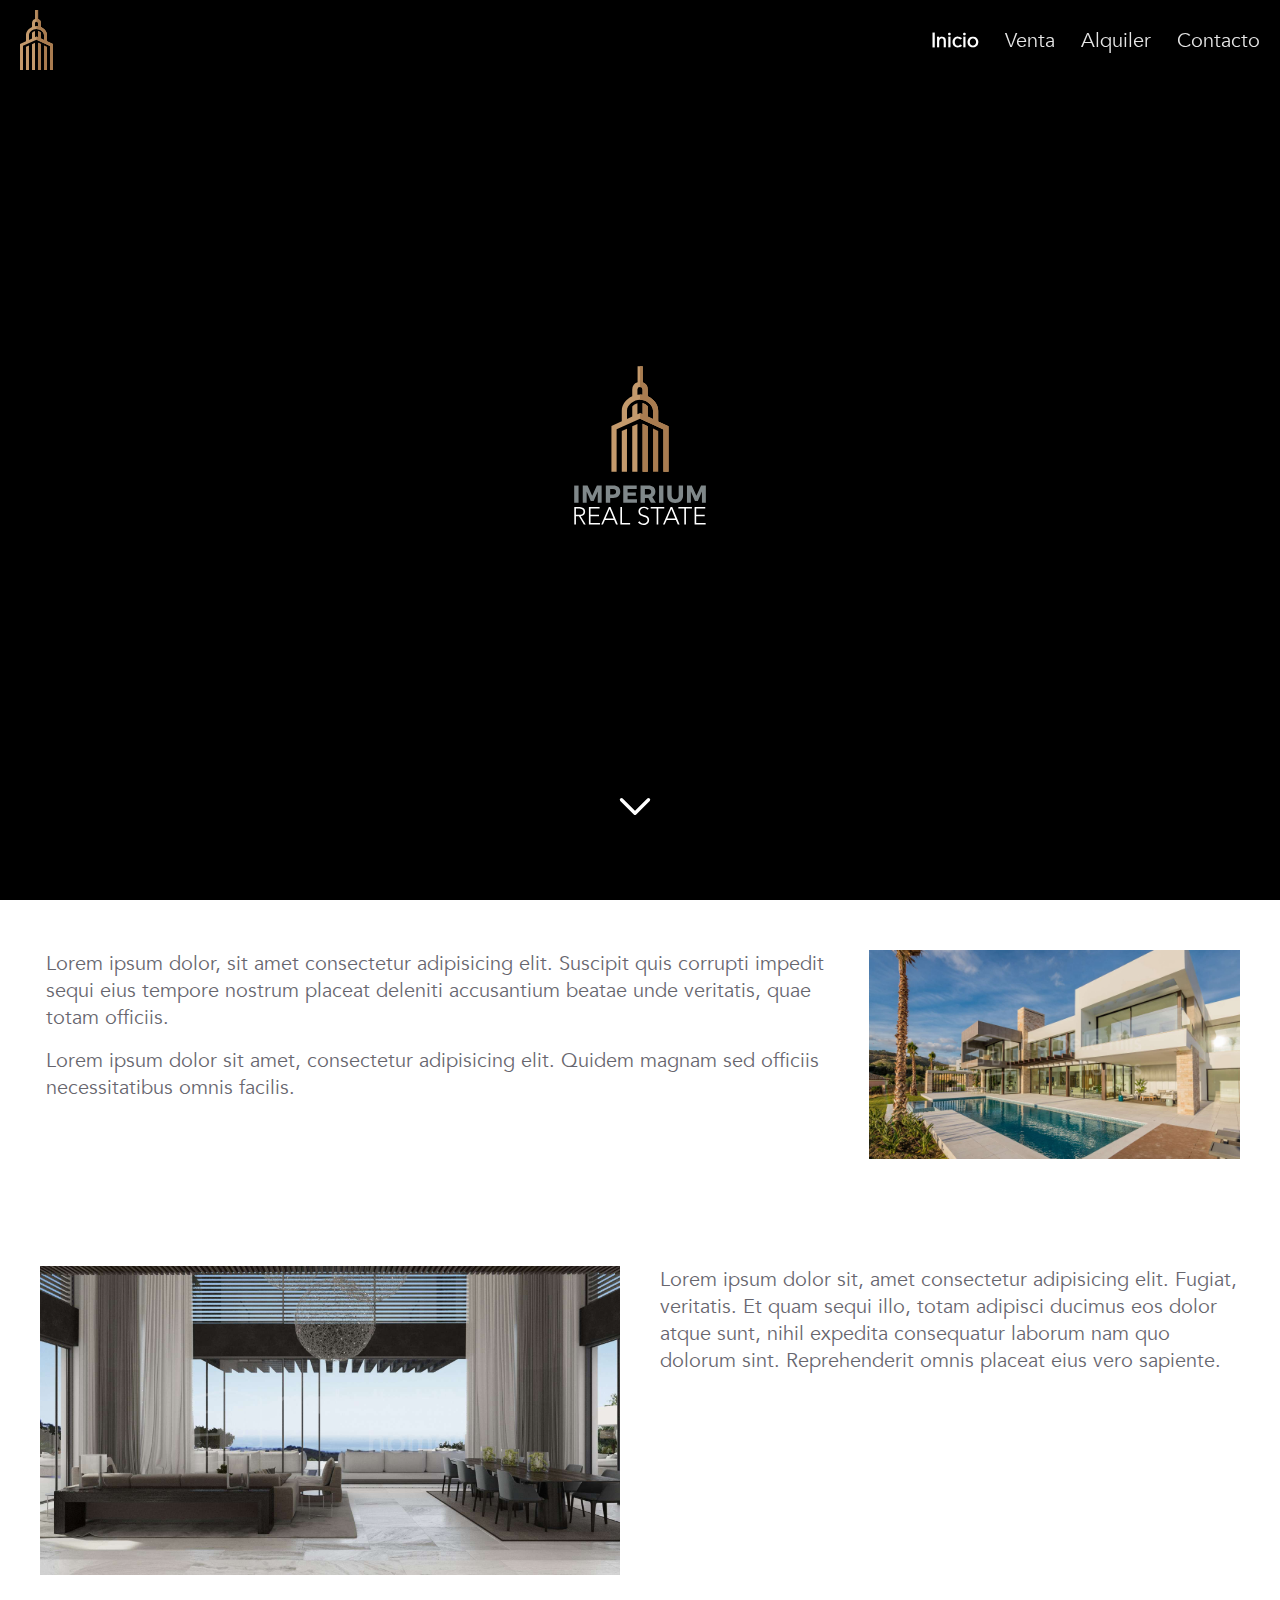
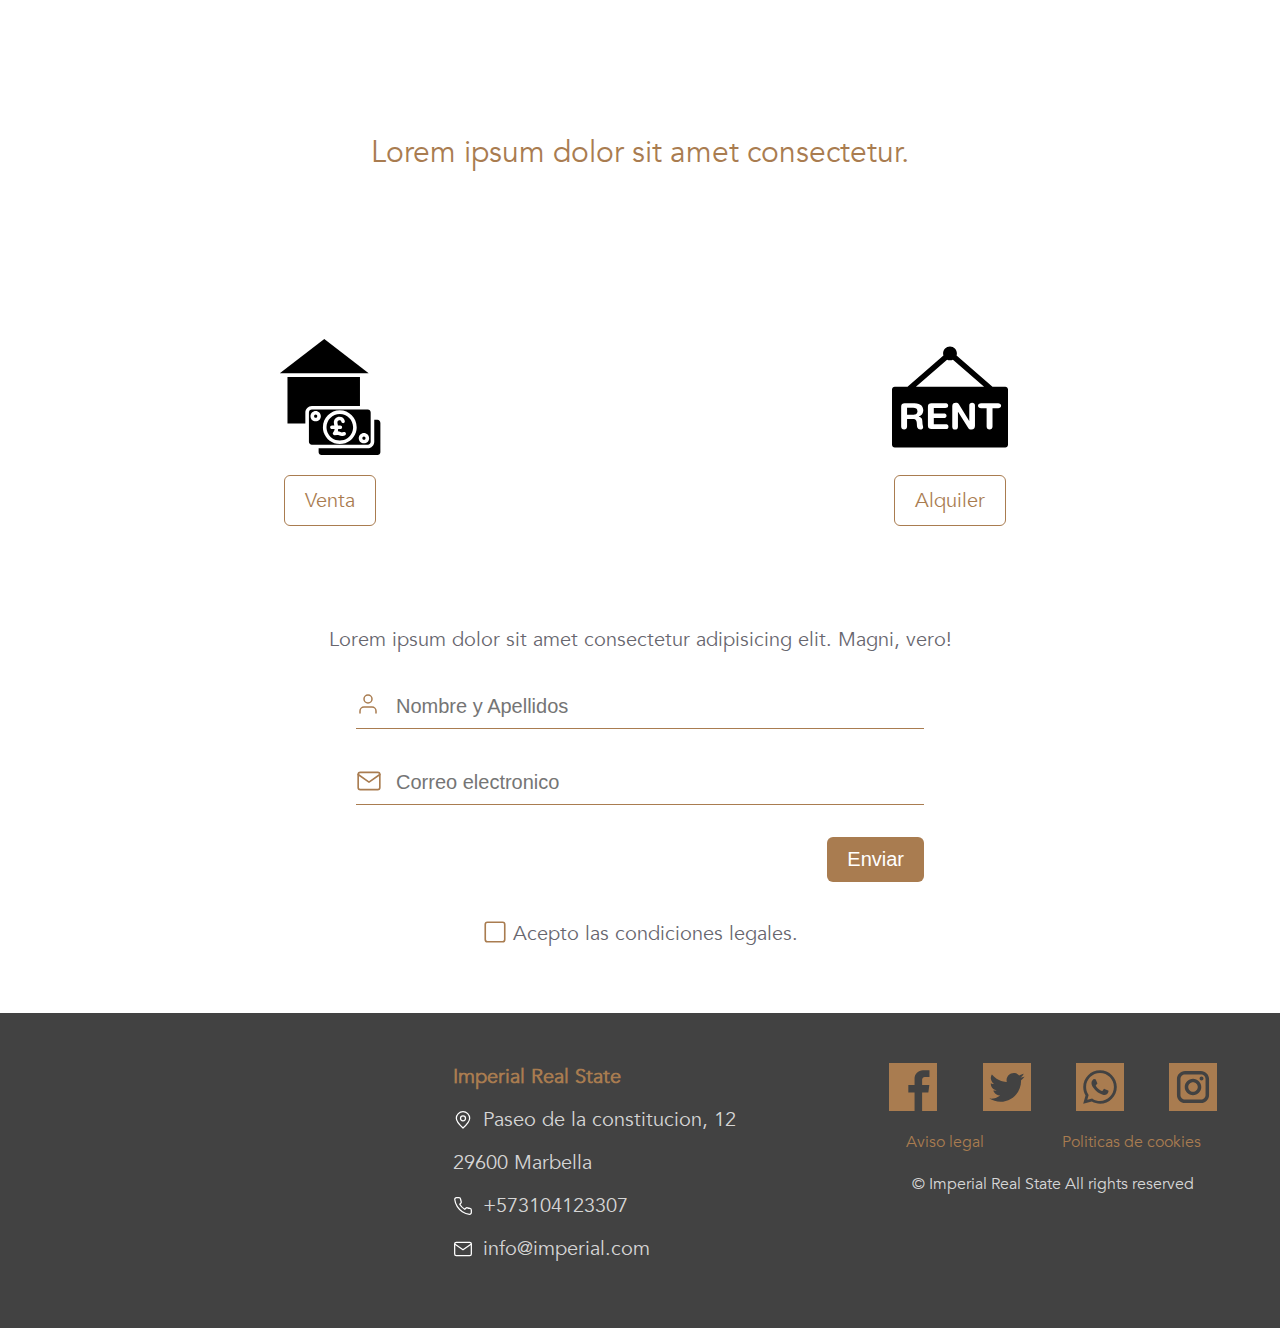
<file: index.html>
<!DOCTYPE html>
<html lang="es">
<head>
    <meta charset="UTF-8">
    <meta http-equiv="X-UA-Compatible" content="IE=edge">
    <meta name="viewport" content="width=device-width, initial-scale=1.0">
    <title>Inicio</title>
    <link rel="stylesheet" href="css/styles.css">
    <script src="js/jquery-3.4.1.min.js"></script>
    <script src="js/main.js"></script>
</head>
<body>
    <header class="transparente">
        <img src="img/logo.svg" alt="Logo Emperial Real State">
        <nav>
            <a href="#" class="activo">Inicio</a>
            <a href="ventas.html">Venta</a>
            <a href="#">Alquiler</a>
            <a href="contacto.html">Contacto</a>
        </nav>
    </header>
    <div class="hero">
        <div></div>
        <div></div>
        <div></div>
        <div class="hero-logo">
            <img src="img/logo-frame.svg" alt="Logo emperial real state">
        </div>
        <a href="#pr" class="hero-down">
            <img src="img/down.svg" alt="Flecha abajo">
        </a>
    </div>

    <div id="burger">
        <div class="barra superior"></div>
        <div class="barra media"></div>
        <div class="barra inferior"></div>
    </div>
    <div class="menu">
        <nav>
            <a href="#">Inicio</a>
            <hr>
            <a href="ventas.html">Venta</a>
            <hr>
            <a href="#">Alquiler</a>
            <hr>
            <a href="contacto.html">Contacto</a>
        </nav>
        <p class="copyright">&copy; ACME Inc</p>
    </div>

    <div class="fila primera">
        <span id="pr">&nbsp;</span>
        <div class="col-66">
            <p>Lorem ipsum dolor, sit amet consectetur adipisicing elit. Suscipit quis corrupti impedit sequi eius tempore nostrum placeat deleniti accusantium beatae unde veritatis, quae totam officiis.</p>
            <p>Lorem ipsum dolor sit amet, consectetur adipisicing elit. Quidem magnam sed officiis necessitatibus omnis facilis.</p>
        </div>

        <div class="col-33">
            <img src="img/thumb4.jpg" alt="imagen casa">           
        </div>
    </div>
    <div class="fila">
        <div class="col-50">
            <img src="img/thumb5.jpg" alt="">
        </div>
        <div class="col-50">
            Lorem ipsum dolor sit, amet consectetur adipisicing elit. Fugiat, veritatis. Et quam sequi illo, totam adipisci ducimus eos dolor atque sunt, nihil expedita consequatur laborum nam quo dolorum sint. Reprehenderit omnis placeat eius vero sapiente.
        </div>
    </div>
    <div class="fila parallax">
        <div class="col-100">
            <p>Lorem ipsum dolor sit amet consectetur.</p>
        </div>
    </div>
    <div class="fila">
        <div class="col-50 caja-nav flex-column-center">
            <img src="img/comprar.svg" alt="">
            <a href="ventas.html">Venta</a>
        </div>
        <div class="col-50 caja-nav flex-column-center">
            <img src="img/alquilar.svg" alt="">
            <a href="#">Alquiler</a>
        </div>
    </div>
    <div class="fila">
        <div class="col-100 flex-column-center">
            <p>Lorem ipsum dolor sit amet consectetur adipisicing elit. Magni, vero!</p>
            <form class="contacto">
                <div class="fila">
                    <input class="usuario" type="text" placeholder="Nombre y Apellidos">
                </div>
                <div class="fila">
                    <input class="email" type="email" placeholder="Correo electronico">
                </div>
                <div class="fila flex-end">
                    <button type="submit">Enviar</button>
                </div>
                <div class="fila flex-center">
                    <input type="checkbox" id="condiciones">
                    <label for="condiciones">Acepto las condiciones legales.</label>
                </div>
            </form>
        </div>
    </div>

    <footer class="fila">
        <div class="col-33">
            <iframe src="https://www.google.com/maps/embed?pb=!1m18!1m12!1m3!1d3206.9253605301437!2d-4.9879724531646765!3d36.50766379438683!2m3!1f0!2f0!3f0!3m2!1i1024!2i768!4f13.1!3m3!1m2!1s0xd72d5f775f5abdb%3A0xd018ca52c4dbb5f0!2sMarbella%20Football%20Center!5e0!3m2!1ses!2sco!4v1675304542961!5m2!1ses!2sco" width="100%" height="100%" style="border:0;" allowfullscreen="" loading="lazy" referrerpolicy="no-referrer-when-downgrade"></iframe>
        </div>

        <div class="col-33">
            <p>Imperial Real State</p>
            <p class="flex-start"><img class="m-r-small" src="img/map.svg" alt="icono de mapa">Paseo de la constitucion, 12</p>
            <p>29600 Marbella</p>
            <p class="flex-start"><img class="m-r-small" src="img/phone.svg" alt="icono de telefono">+573104123307</p>
            <p class="flex-start"><img class="m-r-small" src="img/mail.svg" alt="icono de email">info@imperial.com</p>
        </div>
        
        <div class="col-33">
            <div class="flex-around">
                <img class="rrss" src="img/facebook.svg" alt="icono de faceebok">
                <img class="rrss" src="img/twitter.svg" alt="icono de twitter">
                <img class="rrss" src="img/whatsapp.svg" alt="icono de whatsapp">
                <img class="rrss" src="img/instagram.svg" alt="icono de insta">
            </div>
            <div class="flex-around m-t">
                <a href="contacto.html#aviso">Aviso legal</a>
                <a href="contacto.html#cookies">Politicas de cookies</a>
            </div>
            <p class="copyright m-t">&copy; Imperial Real State All rights reserved</p>
        </div>

    </footer>
</body>
</html>
</file>
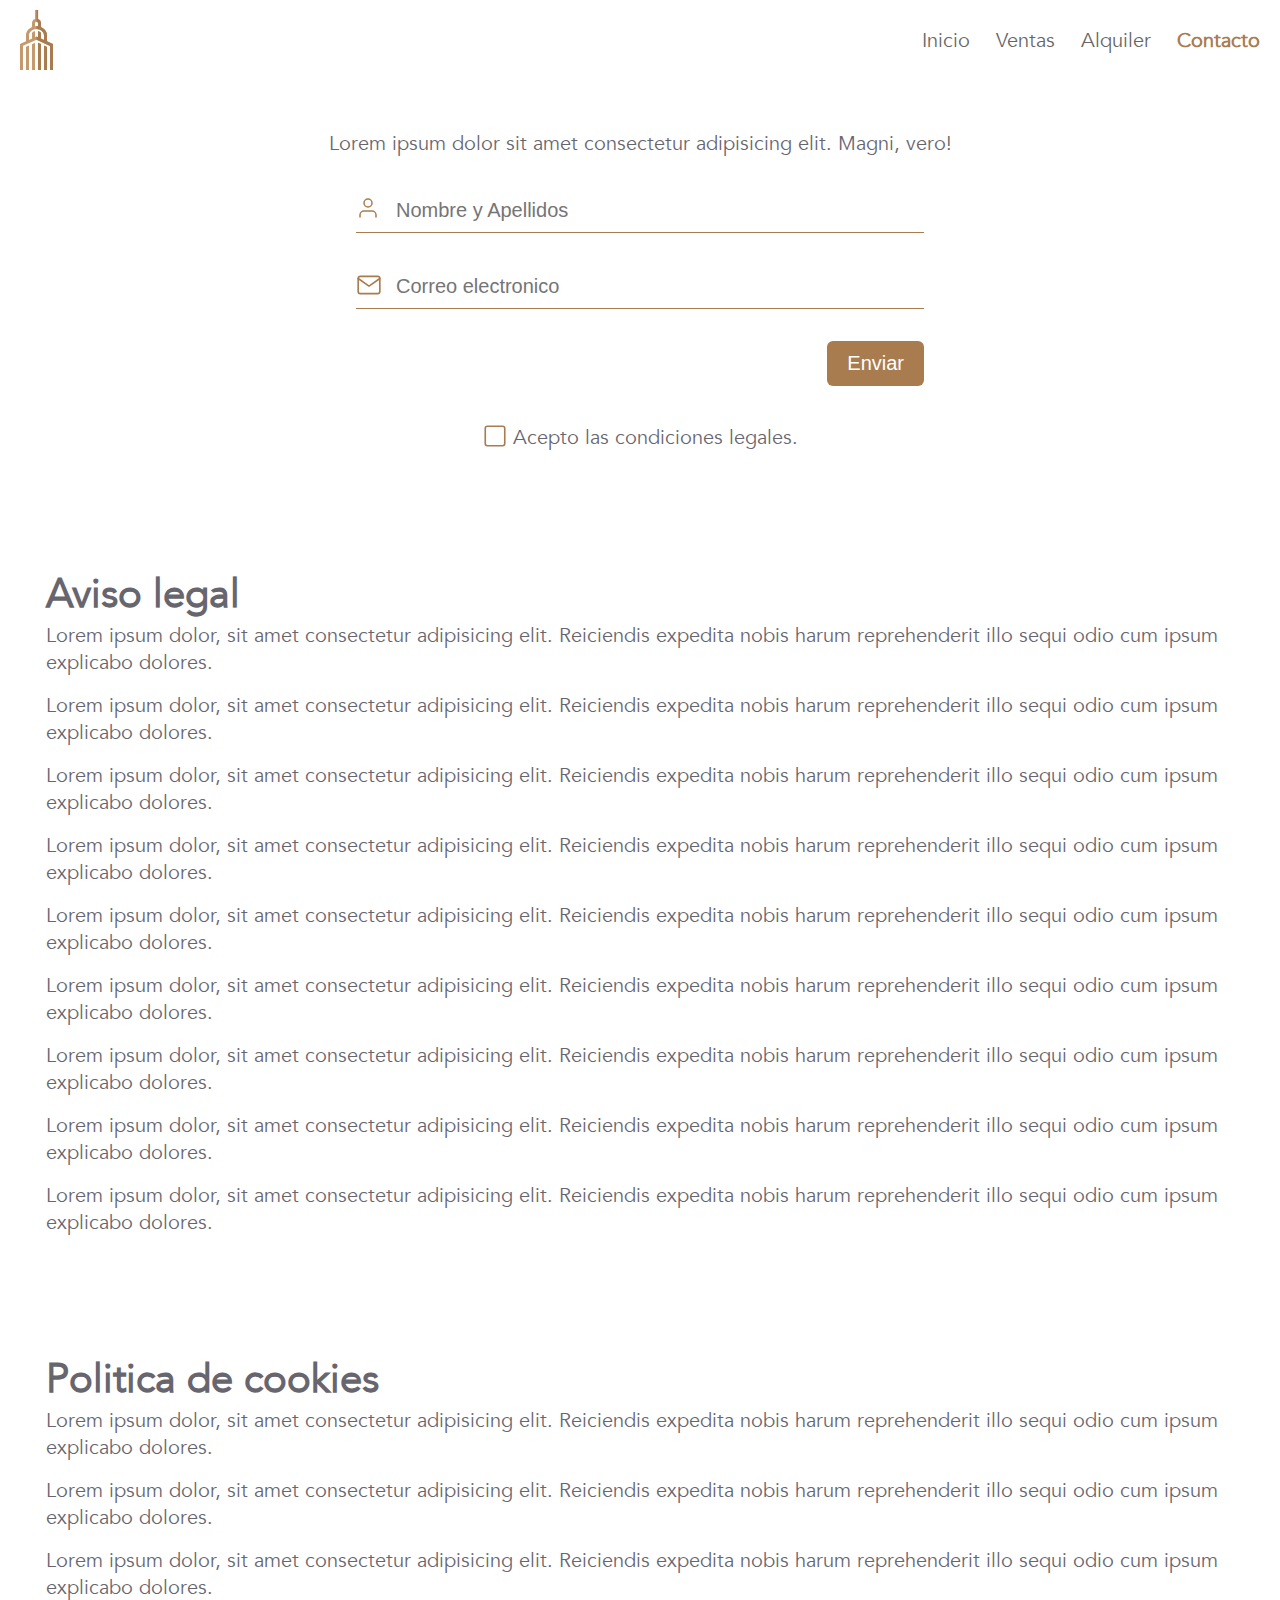
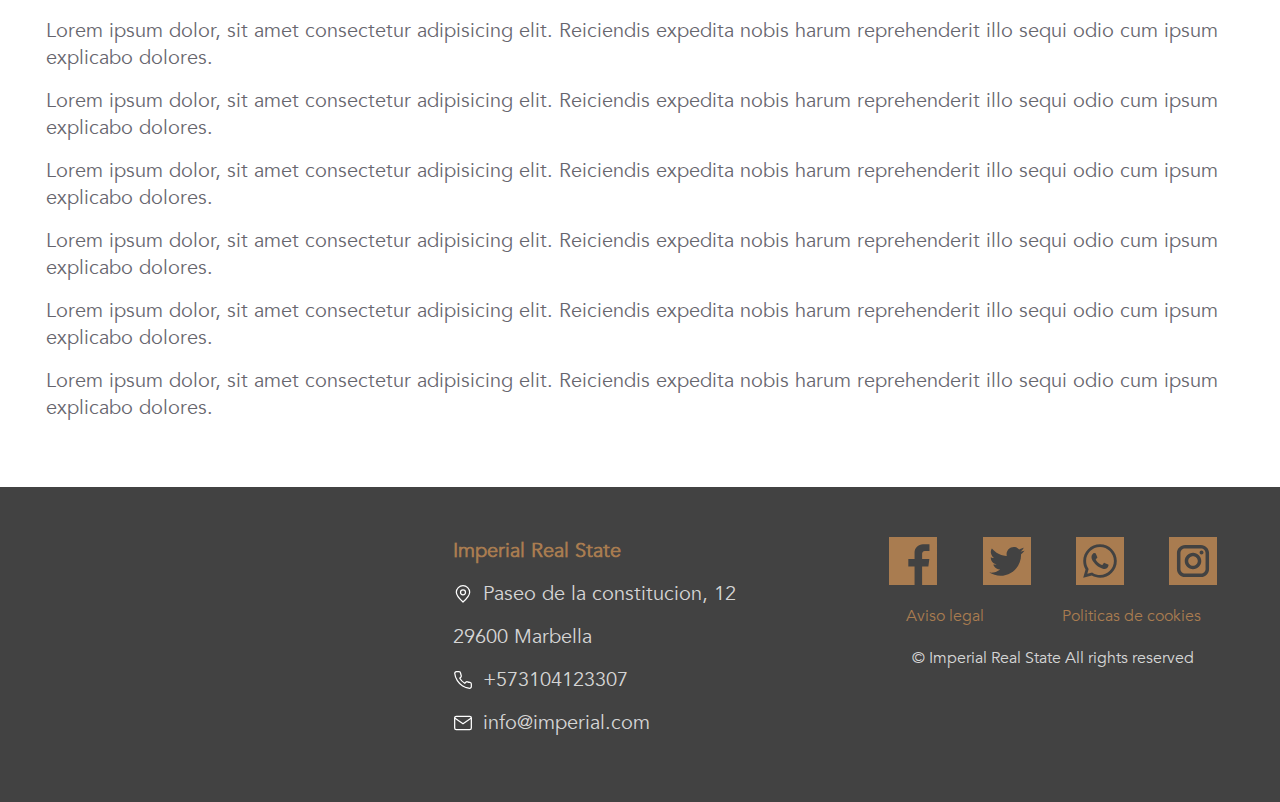
<file: contacto.html>
<!DOCTYPE html>
<html lang="es">
<head>
    <meta charset="UTF-8">
    <meta http-equiv="X-UA-Compatible" content="IE=edge">
    <meta name="viewport" content="width=device-width, initial-scale=1.0">
    <title>Inicio</title>
    <link rel="stylesheet" href="css/styles.css">
    <script src="js/jquery-3.4.1.min.js"></script>
    <script src="js/main.js"></script>
</head>
<body>
    <header>
        <img src="img/logo.svg" alt="Logo Emperial Real State">
        <nav>
            <a href="index.html">Inicio</a>
            <a href="ventas.html">Ventas</a>
            <a href="#">Alquiler</a>
            <a href="#" class="activo">Contacto</a>
        </nav>
    </header>

    <div id="burger">
        <div class="barra superior"></div>
        <div class="barra media"></div>
        <div class="barra inferior"></div>
    </div>
    <div class="menu">
        <nav>
            <a href="index.html">Inicio</a>
            <hr>
            <a href="ventas.html">Ventas</a>
            <hr>
            <a href="#">Alquiler</a>
            <hr>
            <a href="#">Contacto</a>
        </nav>
        <p class="copyright">&copy; ACME Inc</p>
    </div>
    
    <div class="fila contacto">
        <div class="col-100 flex-column-center">
            <p>Lorem ipsum dolor sit amet consectetur adipisicing elit. Magni, vero!</p>
            <form class="contacto">
                <div class="fila">
                    <input class="usuario" type="text" placeholder="Nombre y Apellidos">
                </div>
                <div class="fila">
                    <input class="email" type="email" placeholder="Correo electronico">
                </div>
                <div class="fila flex-end">
                    <button type="submit">Enviar</button>
                </div>
                <div class="fila flex-center">
                    <input type="checkbox" id="condiciones">
                    <label for="condiciones">Acepto las condiciones legales.</label>
                </div>
            </form>
        </div>
    </div>

    <div class="fila">
        <span id="legal">&nbsp;</span>
        <div class="col-100">
            <h1>Aviso legal</h1>
            <p>Lorem ipsum dolor, sit amet consectetur adipisicing elit. Reiciendis expedita nobis harum reprehenderit illo sequi odio cum ipsum explicabo dolores.</p>
            <p>Lorem ipsum dolor, sit amet consectetur adipisicing elit. Reiciendis expedita nobis harum reprehenderit illo sequi odio cum ipsum explicabo dolores.</p>
            <p>Lorem ipsum dolor, sit amet consectetur adipisicing elit. Reiciendis expedita nobis harum reprehenderit illo sequi odio cum ipsum explicabo dolores.</p>
            <p>Lorem ipsum dolor, sit amet consectetur adipisicing elit. Reiciendis expedita nobis harum reprehenderit illo sequi odio cum ipsum explicabo dolores.</p>
            <p>Lorem ipsum dolor, sit amet consectetur adipisicing elit. Reiciendis expedita nobis harum reprehenderit illo sequi odio cum ipsum explicabo dolores.</p>
            <p>Lorem ipsum dolor, sit amet consectetur adipisicing elit. Reiciendis expedita nobis harum reprehenderit illo sequi odio cum ipsum explicabo dolores.</p>
            <p>Lorem ipsum dolor, sit amet consectetur adipisicing elit. Reiciendis expedita nobis harum reprehenderit illo sequi odio cum ipsum explicabo dolores.</p>
            <p>Lorem ipsum dolor, sit amet consectetur adipisicing elit. Reiciendis expedita nobis harum reprehenderit illo sequi odio cum ipsum explicabo dolores.</p>
            <p>Lorem ipsum dolor, sit amet consectetur adipisicing elit. Reiciendis expedita nobis harum reprehenderit illo sequi odio cum ipsum explicabo dolores.</p>
        </div>
    </div>
    <div class="fila">
        <span id="cookies">&nbsp;</span>
        <div class="col-100">
            <h1>Politica de cookies</h1>
            <p>Lorem ipsum dolor, sit amet consectetur adipisicing elit. Reiciendis expedita nobis harum reprehenderit illo sequi odio cum ipsum explicabo dolores.</p>
            <p>Lorem ipsum dolor, sit amet consectetur adipisicing elit. Reiciendis expedita nobis harum reprehenderit illo sequi odio cum ipsum explicabo dolores.</p>
            <p>Lorem ipsum dolor, sit amet consectetur adipisicing elit. Reiciendis expedita nobis harum reprehenderit illo sequi odio cum ipsum explicabo dolores.</p>
            <p>Lorem ipsum dolor, sit amet consectetur adipisicing elit. Reiciendis expedita nobis harum reprehenderit illo sequi odio cum ipsum explicabo dolores.</p>
            <p>Lorem ipsum dolor, sit amet consectetur adipisicing elit. Reiciendis expedita nobis harum reprehenderit illo sequi odio cum ipsum explicabo dolores.</p>
            <p>Lorem ipsum dolor, sit amet consectetur adipisicing elit. Reiciendis expedita nobis harum reprehenderit illo sequi odio cum ipsum explicabo dolores.</p>
            <p>Lorem ipsum dolor, sit amet consectetur adipisicing elit. Reiciendis expedita nobis harum reprehenderit illo sequi odio cum ipsum explicabo dolores.</p>
            <p>Lorem ipsum dolor, sit amet consectetur adipisicing elit. Reiciendis expedita nobis harum reprehenderit illo sequi odio cum ipsum explicabo dolores.</p>
            <p>Lorem ipsum dolor, sit amet consectetur adipisicing elit. Reiciendis expedita nobis harum reprehenderit illo sequi odio cum ipsum explicabo dolores.</p>
        </div>
    </div>

    <footer class="fila">
        <div class="col-33">
            <iframe src="https://www.google.com/maps/embed?pb=!1m18!1m12!1m3!1d3206.9253605301437!2d-4.9879724531646765!3d36.50766379438683!2m3!1f0!2f0!3f0!3m2!1i1024!2i768!4f13.1!3m3!1m2!1s0xd72d5f775f5abdb%3A0xd018ca52c4dbb5f0!2sMarbella%20Football%20Center!5e0!3m2!1ses!2sco!4v1675304542961!5m2!1ses!2sco" width="100%" height="100%" style="border:0;" allowfullscreen="" loading="lazy" referrerpolicy="no-referrer-when-downgrade"></iframe>
        </div>
        
        <div class="col-33">
            <p>Imperial Real State</p>
            <p class="flex-start"><img class="m-r-small" src="img/map.svg" alt="icono de mapa">Paseo de la constitucion, 12</p>
            <p>29600 Marbella</p>
            <p class="flex-start"><img class="m-r-small" src="img/phone.svg" alt="icono de telefono">+573104123307</p>
            <p class="flex-start"><img class="m-r-small" src="img/mail.svg" alt="icono de email">info@imperial.com</p>
        </div>
        
        <div class="col-33">
            <div class="flex-around">
                <img class="rrss" src="img/facebook.svg" alt="icono de faceebok">
                <img class="rrss" src="img/twitter.svg" alt="icono de twitter">
                <img class="rrss" src="img/whatsapp.svg" alt="icono de whatsapp">
                <img class="rrss" src="img/instagram.svg" alt="icono de insta">
            </div>
            <div class="flex-around m-t">
                <a href="#aviso">Aviso legal</a>
                <a href="#cookies">Politicas de cookies</a>
            </div>
            <p class="copyright m-t">&copy; Imperial Real State All rights reserved</p>
        </div>

    </footer>
</body>
</html>
</file>
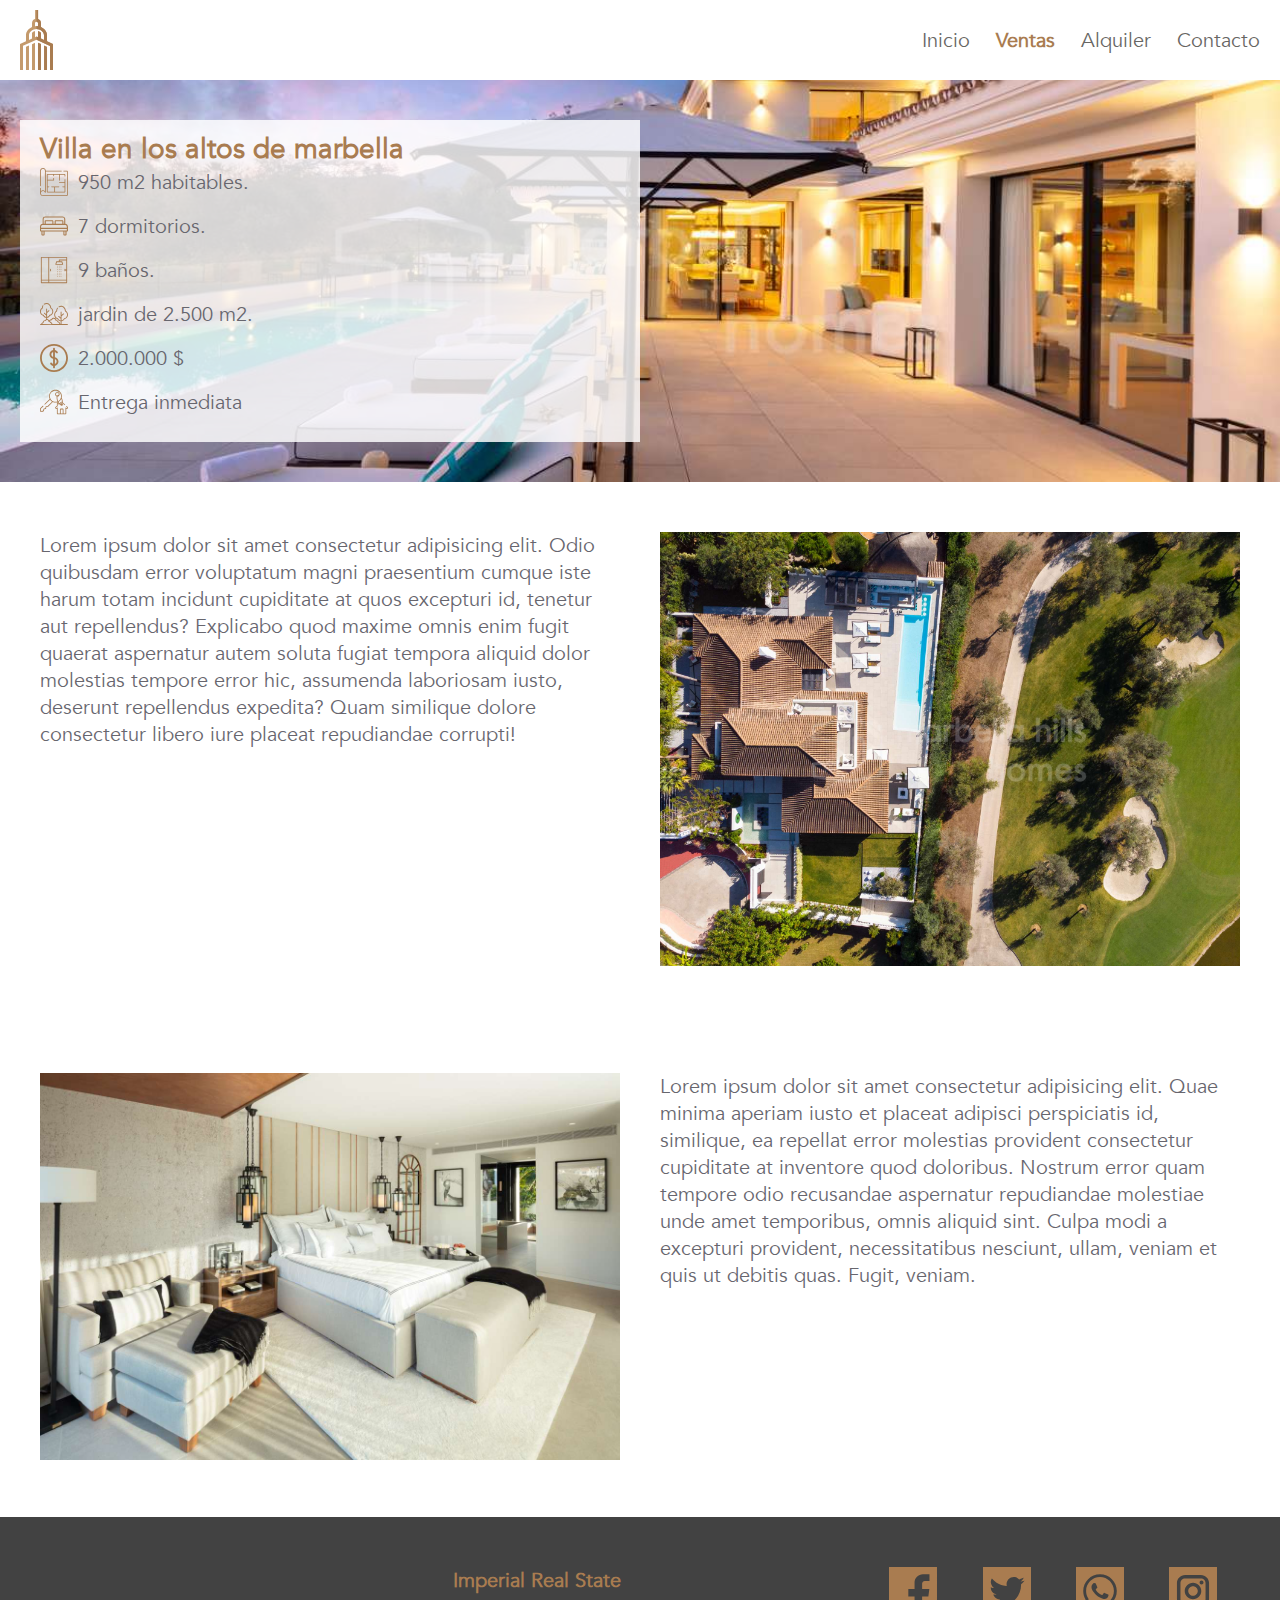
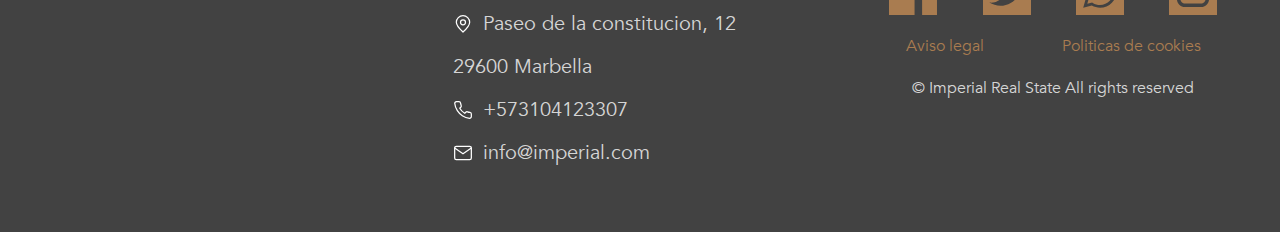
<file: propiedad1.html>
<!DOCTYPE html>
<html lang="es">
<head>
    <meta charset="UTF-8">
    <meta http-equiv="X-UA-Compatible" content="IE=edge">
    <meta name="viewport" content="width=device-width, initial-scale=1.0">
    <title>Inicio</title>
    <link rel="stylesheet" href="css/styles.css">
    <script src="js/jquery-3.4.1.min.js"></script>
    <script src="js/main.js"></script>
</head>
<body>
    <header>
        <img src="img/logo.svg" alt="Logo Emperial Real State">
        <nav>
            <a href="index.html">Inicio</a>
            <a href="ventas.html" class="activo">Ventas</a>
            <a href="#">Alquiler</a>
            <a href="contacto.html">Contacto</a>
        </nav>
    </header>

    <div id="burger">
        <div class="barra superior"></div>
        <div class="barra media"></div>
        <div class="barra inferior"></div>
    </div>
    <div class="menu">
        <nav>
            <a href="index.html">Inicio</a>
            <hr>
            <a href="ventas.html">Ventas</a>
            <hr>
            <a href="#">Alquiler</a>
            <hr>
            <a href="contacto.html">Contacto</a>
        </nav>
        <p class="copyright">&copy; ACME Inc</p>
    </div>
    <div class="fila propiedad">
        <div class="col-50">
            <h1 class="">Villa en los altos de marbella</h1>
            <p class="flex-start"><img class="m-r-small" src="img/blueprint.svg" alt="icono de plano">950 m2 habitables.</p>
            <p class="flex-start"><img class="m-r-small" src="img/bed.svg" alt="icono n° de dormitorios"> 7 dormitorios.</p>
            <p class="flex-start"><img class="m-r-small" src="img/bath.svg" alt="icono n° de baños"> 9 baños.</p>
            <p class="flex-start"><img class="m-r-small" src="img/tree.svg" alt="icono de jardin"> jardin de 2.500 m2.</p>
            <p class="flex-start"><img class="m-r-small" src="img/money.svg" alt="icono de precio"> 2.000.000 $</p>
            <p class="flex-start"><img class="m-r-small" src="img/contract.svg" alt="icono de contrato"> Entrega inmediata</p>
        </div>
        <div class="col-50"></div>
    </div>
    <div class="fila">
        <div class="col-50">
            <p>Lorem ipsum dolor sit amet consectetur adipisicing elit. Odio quibusdam error voluptatum magni praesentium cumque iste harum totam incidunt cupiditate at quos excepturi id, tenetur aut repellendus? Explicabo quod maxime omnis enim fugit quaerat aspernatur autem soluta fugiat tempora aliquid dolor molestias tempore error hic, assumenda laboriosam iusto, deserunt repellendus expedita? Quam similique dolore consectetur libero iure placeat repudiandae corrupti!
            </p>
        </div>
        <div class="col-50">
            <img src="img/property2.jpg" alt="Imagen de vivienda">
        </div>
    </div>
    <div class="fila">
        <div class="col-50">
            <img src="img/property3.jpg" alt="Imagen de vivienda">
        </div>
        <div class="col-50">
            <p>Lorem ipsum dolor sit amet consectetur adipisicing elit. Quae minima aperiam iusto et placeat adipisci perspiciatis id, similique, ea repellat error molestias provident consectetur cupiditate at inventore quod doloribus. Nostrum error quam tempore odio recusandae aspernatur repudiandae molestiae unde amet temporibus, omnis aliquid sint. Culpa modi a excepturi provident, necessitatibus nesciunt, ullam, veniam et quis ut debitis quas. Fugit, veniam.</p>
        </div>
    </div>
    <footer class="fila">
        <div class="col-33">
            <iframe src="https://www.google.com/maps/embed?pb=!1m18!1m12!1m3!1d3206.9253605301437!2d-4.9879724531646765!3d36.50766379438683!2m3!1f0!2f0!3f0!3m2!1i1024!2i768!4f13.1!3m3!1m2!1s0xd72d5f775f5abdb%3A0xd018ca52c4dbb5f0!2sMarbella%20Football%20Center!5e0!3m2!1ses!2sco!4v1675304542961!5m2!1ses!2sco" width="100%" height="100%" style="border:0;" allowfullscreen="" loading="lazy" referrerpolicy="no-referrer-when-downgrade"></iframe>
        </div>
        
        <div class="col-33">
            <p>Imperial Real State</p>
            <p class="flex-start"><img class="m-r-small" src="img/map.svg" alt="icono de mapa">Paseo de la constitucion, 12</p>
            <p>29600 Marbella</p>
            <p class="flex-start"><img class="m-r-small" src="img/phone.svg" alt="icono de telefono">+573104123307</p>
            <p class="flex-start"><img class="m-r-small" src="img/mail.svg" alt="icono de email">info@imperial.com</p>
        </div>
        
        <div class="col-33">
            <div class="flex-around">
                <img class="rrss" src="img/facebook.svg" alt="icono de faceebok">
                <img class="rrss" src="img/twitter.svg" alt="icono de twitter">
                <img class="rrss" src="img/whatsapp.svg" alt="icono de whatsapp">
                <img class="rrss" src="img/instagram.svg" alt="icono de insta">
            </div>
            <div class="flex-around m-t">
                <a href="contacto.html#aviso">Aviso legal</a>
                <a href="contacto.html#cookies">Politicas de cookies</a>
            </div>
            <p class="copyright m-t">&copy; Imperial Real State All rights reserved</p>
        </div>

    </footer>
</body>
</html
</file>
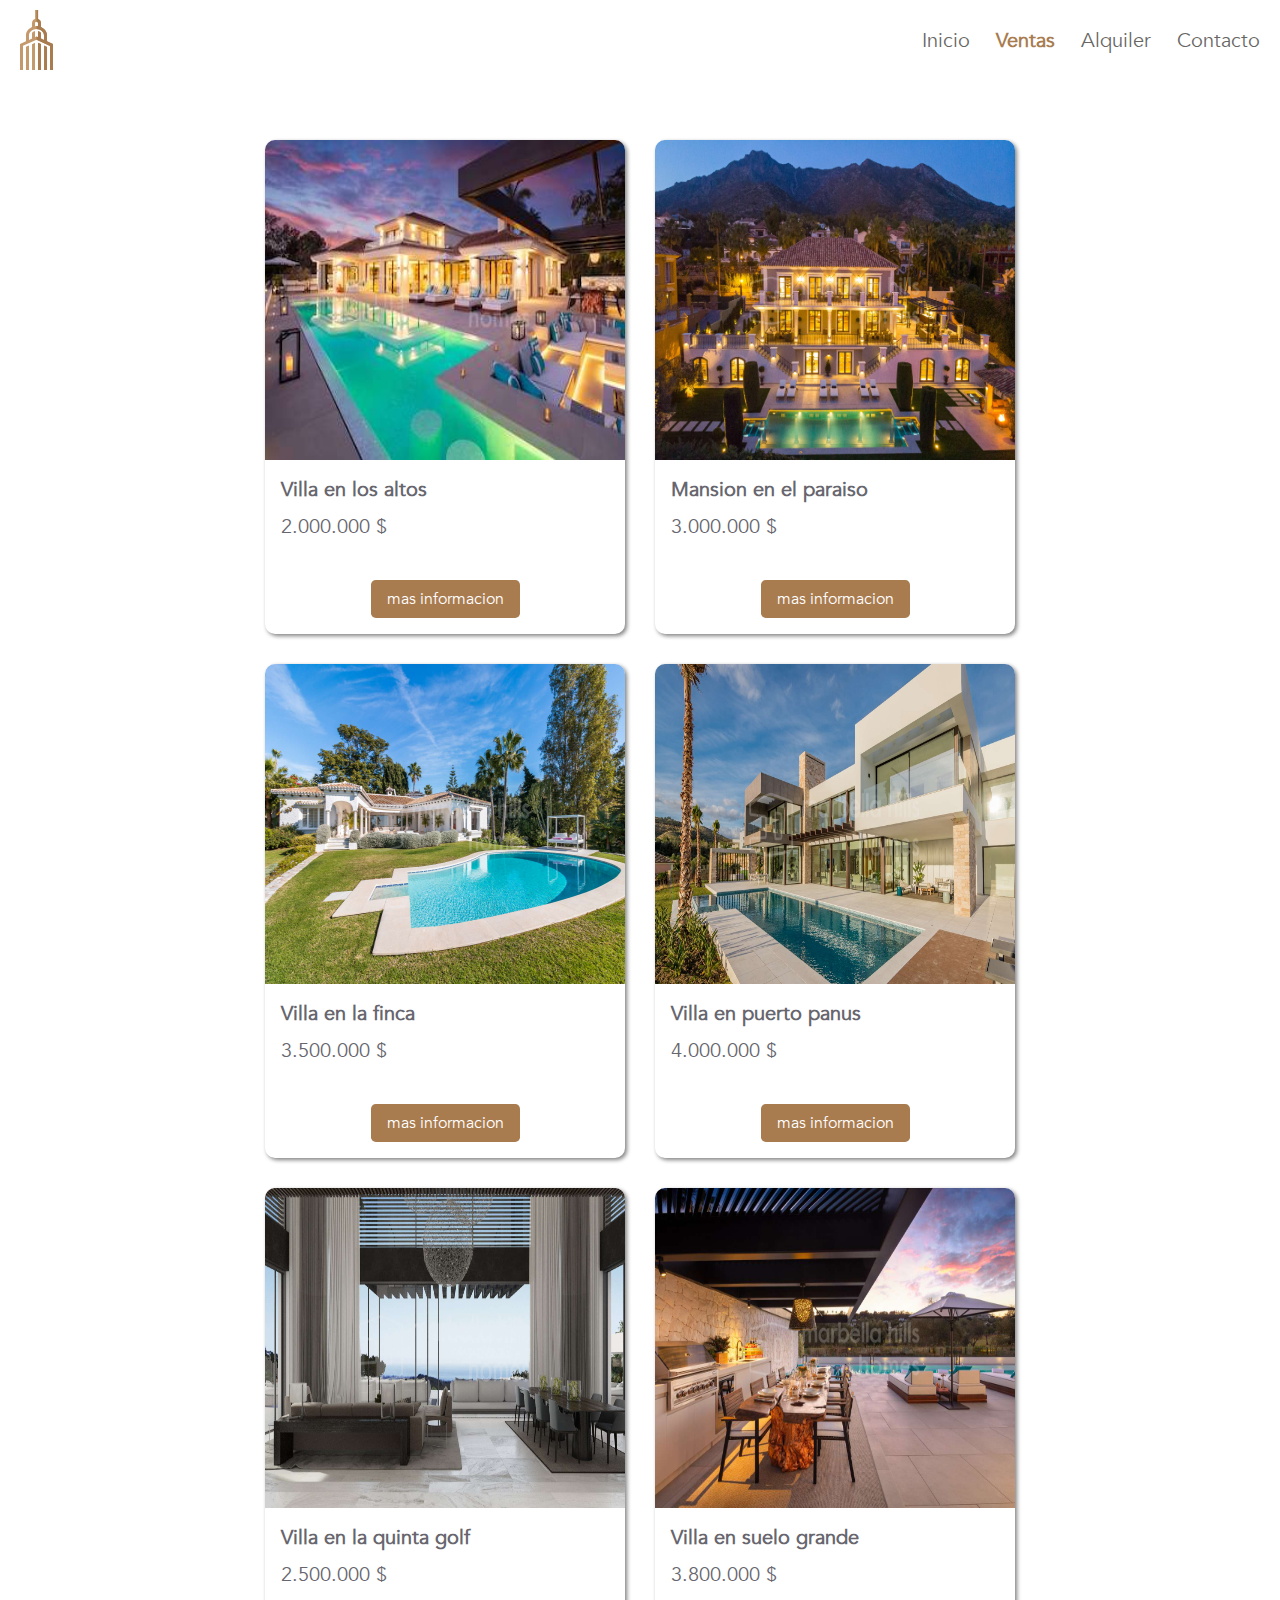
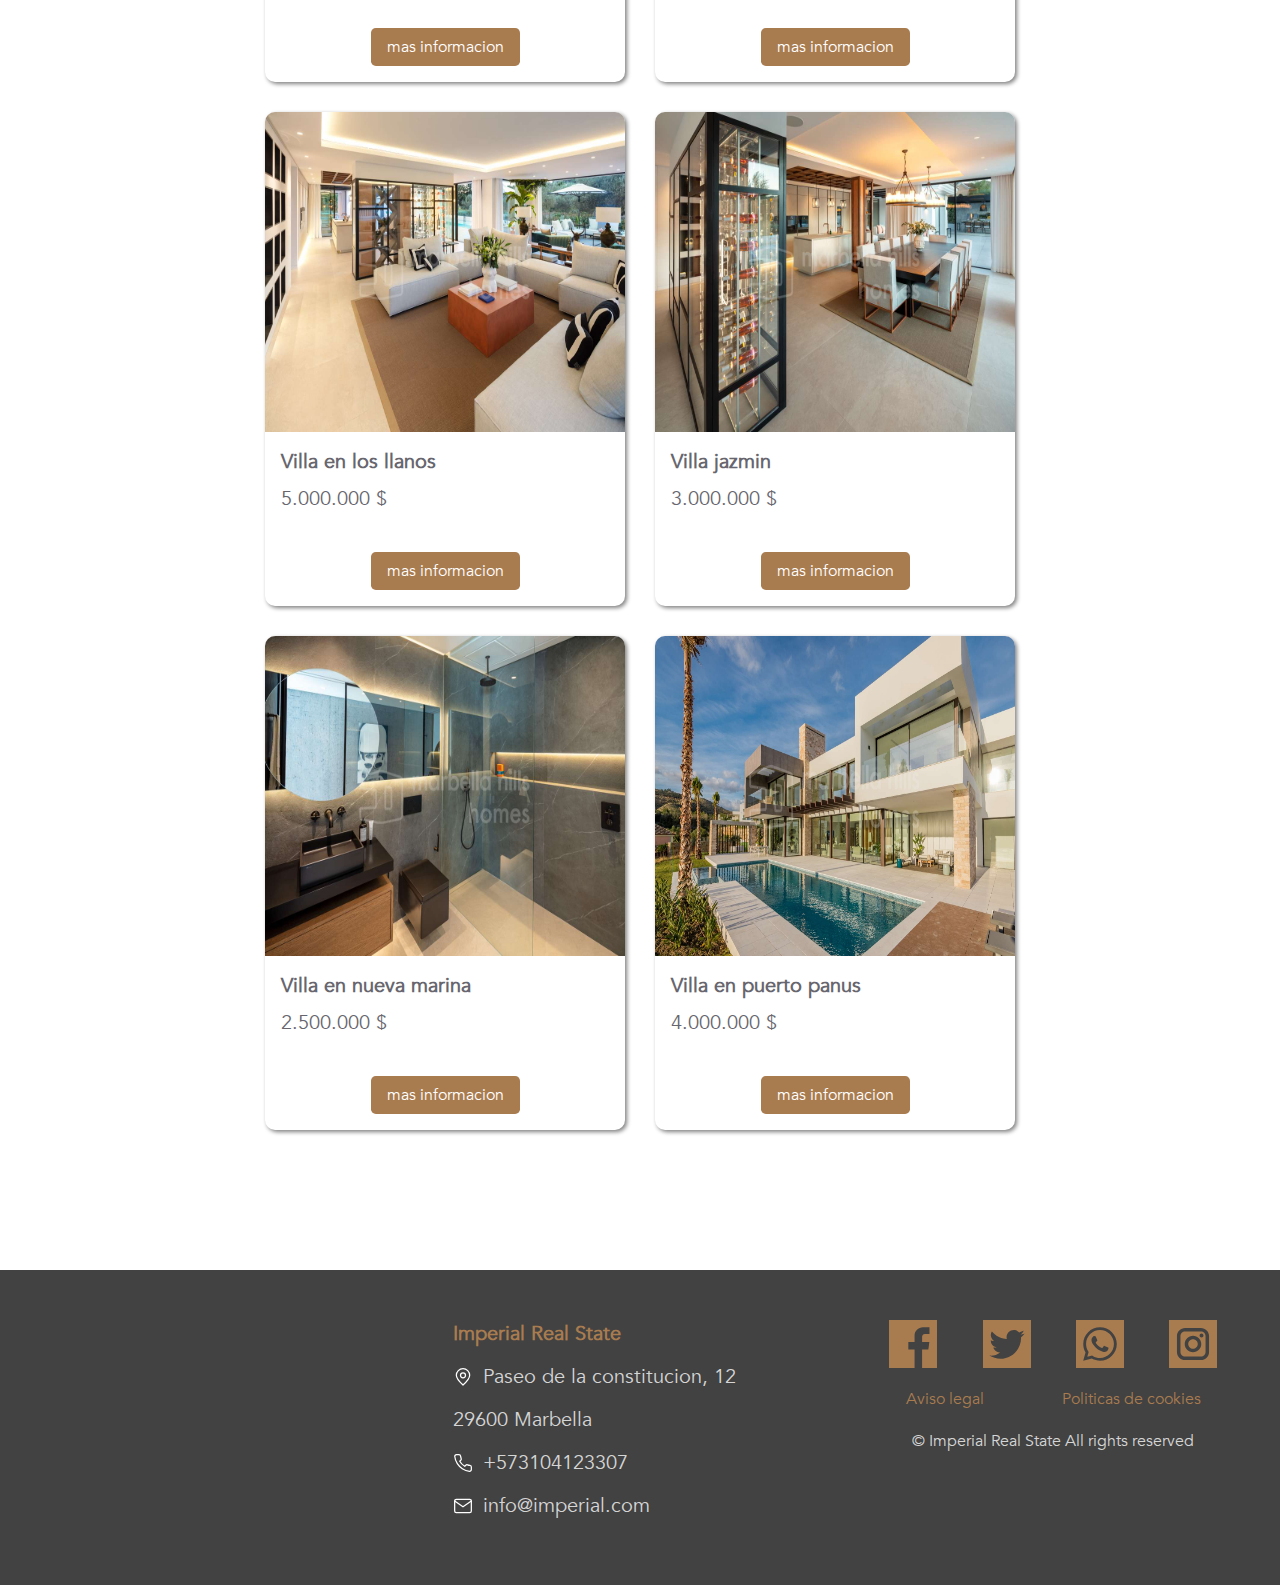
<file: ventas.html>
<!DOCTYPE html>
<html lang="es">
<head>
    <meta charset="UTF-8">
    <meta http-equiv="X-UA-Compatible" content="IE=edge">
    <meta name="viewport" content="width=device-width, initial-scale=1.0">
    <title>Inicio</title>
    <link rel="stylesheet" href="css/styles.css">
    <script src="js/jquery-3.4.1.min.js"></script>
    <script src="js/main.js"></script>
</head>
<body>
    <header>
        <img src="img/logo.svg" alt="Logo Emperial Real State">
        <nav>
            <a href="index.html">Inicio</a>
            <a href="ventas.html" class="activo">Ventas</a>
            <a href="#">Alquiler</a>
            <a href="contacto.html">Contacto</a>
        </nav>
    </header>

    <div id="burger">
        <div class="barra superior"></div>
        <div class="barra media"></div>
        <div class="barra inferior"></div>
    </div>
    <div class="menu">
        <nav>
            <a href="index.html">Inicio</a>
            <hr>
            <a href="ventas.html">Ventas</a>
            <hr>
            <a href="#">Alquiler</a>
            <hr>
            <a href="contacto.html">Contacto</a>
        </nav>
        <p class="copyright">&copy; ACME Inc</p>
    </div>
    <div class="fila grid">
        <div class="card">
            <img src="img/thumb1.jpeg" alt="imagen de casa">
            <div class="footer-card">
                <div>
                    <p>Villa en los altos</p>
                    <p>2.000.000 $</p>
                </div>
                <a href="propiedad1.html">mas informacion</a>
            </div>
        </div>
        <div class="card">
            <img src="img/thumb2.jpg" alt="imagen de casa">
            <div class="footer-card">
                <div>
                    <p>Mansion en el paraiso</p>
                    <p>3.000.000 $</p>
                </div>
                <a href="#">mas informacion</a>
            </div>
        </div>
        <div class="card">
            <img src="img/thumb3.jpg" alt="imagen de casa">
            <div class="footer-card">
                <div>
                    <p>Villa en la finca</p>
                    <p>3.500.000 $</p>
                </div>
                <a href="#">mas informacion</a>
            </div>
        </div>
        <div class="card">
            <img src="img/thumb4.jpg" alt="imagen de casa">
            <div class="footer-card">
                <div>
                    <p>Villa en puerto panus</p>
                    <p>4.000.000 $</p>
                </div>
                <a href="#">mas informacion</a>
            </div>
        </div>
        <div class="card">
            <img src="img/thumb5.jpg" alt="imagen de casa">
            <div class="footer-card">
                <div>
                    <p>Villa en la quinta golf</p>
                    <p>2.500.000 $</p>
                </div>
                <a href="#">mas informacion</a>
            </div>
        </div>
        <div class="card">
            <img src="img/thumb6.jpg" alt="imagen de casa">
            <div class="footer-card">
                <div>
                    <p>Villa en suelo grande</p>
                    <p>3.800.000 $</p>
                </div>
                <a href="#">mas informacion</a>
            </div>
        </div>
        <div class="card">
            <img src="img/thumb8.jpg" alt="imagen de casa">
            <div class="footer-card">
                <div>
                    <p>Villa en los llanos</p>
                    <p>5.000.000 $</p>
                </div>
                <a href="#">mas informacion</a>
            </div>
        </div>
        <div class="card">
            <img src="img/thumb9.jpg" alt="imagen de casa">
            <div class="footer-card">
                <div>
                    <p>Villa jazmin</p>
                    <p>3.000.000 $</p>
                </div>
                <a href="#">mas informacion</a>
            </div>
        </div>
        <div class="card">
            <img src="img/thumb10.jpg" alt="imagen de casa">
            <div class="footer-card">
                <div>
                    <p>Villa en nueva marina</p>
                    <p>2.500.000 $</p>
                </div>
                <a href="#">mas informacion</a>
            </div>
        </div>
        <div class="card">
            <img src="img/thumb4.jpg" alt="imagen de casa">
            <div class="footer-card">
                <div>
                    <p>Villa en puerto panus</p>
                    <p>4.000.000 $</p>
                </div>
                <a href="#">mas informacion</a>
            </div>
        </div>

    </div>


    <footer class="fila">
        <div class="col-33">
            <iframe src="https://www.google.com/maps/embed?pb=!1m18!1m12!1m3!1d3206.9253605301437!2d-4.9879724531646765!3d36.50766379438683!2m3!1f0!2f0!3f0!3m2!1i1024!2i768!4f13.1!3m3!1m2!1s0xd72d5f775f5abdb%3A0xd018ca52c4dbb5f0!2sMarbella%20Football%20Center!5e0!3m2!1ses!2sco!4v1675304542961!5m2!1ses!2sco" width="100%" height="100%" style="border:0;" allowfullscreen="" loading="lazy" referrerpolicy="no-referrer-when-downgrade"></iframe>
        </div>
        
        <div class="col-33">
            <p>Imperial Real State</p>
            <p class="flex-start"><img class="m-r-small" src="img/map.svg" alt="icono de mapa">Paseo de la constitucion, 12</p>
            <p>29600 Marbella</p>
            <p class="flex-start"><img class="m-r-small" src="img/phone.svg" alt="icono de telefono">+573104123307</p>
            <p class="flex-start"><img class="m-r-small" src="img/mail.svg" alt="icono de email">info@imperial.com</p>
        </div>
        
        <div class="col-33">
            <div class="flex-around">
                <img class="rrss" src="img/facebook.svg" alt="icono de faceebok">
                <img class="rrss" src="img/twitter.svg" alt="icono de twitter">
                <img class="rrss" src="img/whatsapp.svg" alt="icono de whatsapp">
                <img class="rrss" src="img/instagram.svg" alt="icono de insta">
            </div>
            <div class="flex-around m-t">
                <a href="contacto.html#aviso">Aviso legal</a>
                <a href="contacto.html#cookies">Politicas de cookies</a>
            </div>
            <p class="copyright m-t">&copy; Imperial Real State All rights reserved</p>
        </div>

    </footer>
</body>
</html>
</file>
<file: css/styles.css>
@font-face{
    font-family: "Avenir";
    src: url('../fonts/Avenir-Book.ttf');
}

/*reseteo*/
*{
    margin: 0;
    padding: 0;
    box-sizing: border-box;
}

a{
    text-decoration: none;
    cursor: pointer;
    color: inherit;
}

/*Generales*/
html{
    font-size: 20px;
}

@media(max-width: 440px){
    html{
        font-size: 18px;
    }
}

body{
    font-family: "Avenir", sans-serif;
    color: #67666e;
}

img{
    max-width: 100%;
}

p{
    margin-bottom: 0.8rem;
}

/*Hero*/
.hero{
    width: 100%;
    height: 100vh;
    background-color: black;
    position: absolute;
    top: 0;
    left: 0;
    overflow: hidden;
}

@keyframes heroAnimation{
    0%{
        opacity: 0;
        animation-timing-function: ease-in;
    }
    12%{
        opacity: 1;
    }
    25%{
        transform: scale(1.2);
    }
    75%{
        opacity: 0;
        transform: scale(1.1);
    }
    100%{
        opacity: 0;
    }
}

.hero div{
    width: 100%;
    height: 100vh;
    position: absolute;
    top: 0;
    left: 0;
    background-size: cover;
    background-position: center;
    background-repeat: none;
    opacity: 0;
    animation: heroAnimation 18s infinite;
}

.hero div:nth-child(1){
    background-image: url('../img/front1.jpg');
}
.hero div:nth-child(2){
    background-image: url('../img/front2.jpg');
    animation-delay: 6s;
}
.hero div:nth-child(3){
    background-image: url('../img/front3.jpg');
    animation-delay: 12s;
}

.hero .hero-logo{
    position: absolute;
    top: 50%;
    left: 50%;
    transform: translate(-50%, -50%);
    animation: none;
    opacity: 1;
    width: 30%;
    height: auto;
}

.hero .hero-down{
    position: absolute;
    top: 90%;
    left: 50%;
    transform: translate(-50%, -50%);
    animation: none;
    opacity: 1;
    width: 5%;
    height: auto;
}

@media (max-width: 720px){
    .hero .hero-logo{
        width: 60%;
    }
    .hero .hero-down{
        width: 15%;
    }
}
@media (max-width: 400px){
    .hero .hero-logo{
        width: 80%;
    }
    .hero .hero-down{
        width: 20%;
    }
}

/*Header*/
header{
    background-color: white;
    box-shadow: 1.5 px 1.5px 4ox #b3b3b3;
    height: 80px;
    width: 100%;
    position: fixed;
    top: 0;
    left: 0;
    z-index: 1;
    display: flex;
    justify-content: space-between;
    align-items: center;
    padding: 0 1em;
    transition: 600ms all ease-in-out;
}

header.transparente{
    background-color: transparent;
    box-shadow: none;
}

header img{
    height: 60px;
    width: auto;
}

header nav a{
    color: #676663;
    font-weight: normal;
    margin-left: 1em;
    transition: 300ms ease-in-all;
}
header.transparente nav a{
    color: rgba(255, 255, 255, 0.9);
}

header nav a.activo,
header nav a:hover{
    color: #a97c50;
    font-weight: bold;
}
header.transparente nav a.activo,
header.transparente nav a:hover{
    color: white;
}

/*Menú lateral*/
#burger{
    position: fixed;
    top: 1rem;
    left: 1rem;
    cursor: pointer;
    z-index: 10;
    display: none;
}

#burger .barra{
    width: 30px;
    height: 2px;
    margin: 6px;
    background-color: #a97c50;
    transition: all 400ms ease-in-out;
}

#burger.abierto .barra{
    background-color: white;
}

#burger.abierto .barra.superior{
    transform: translateY(8px) rotateZ(45deg);
}

#burger.abierto .barra.media{
    width: 0;
}

#burger.abierto .barra.inferior{
    transform: translateY(-8px) rotateZ(-45deg);
}

@media (max-width: 620px){
    #burger{
        display: block;
    }

    header{
        justify-content: flex-end;
    }

    header nav{
        display: none;
    }
}

.menu{
    width: 360px;
    height: 100vh;
    background-color: #a1a0a0;
    position: fixed;
    top: 0;
    left: -360px;
    padding-top: 40px;
    transition: all 500ms ease-in-out;
}

.menu.abierto{
    left:0;
}

.menu nav{
    padding: 1rem;
    display: flex;
    flex-direction: column;
}

.menu nav a{
    padding: 0.6rem 0;
    color: rgba(255, 255, 255, 0.616);
    font-size: 1.1rem;
    transition: 300ms all ease-in-out;
}

.menu nav a:hover{
    color: white;
}  

.menu .copyright{
    color: rgba(255, 255, 255, 0.616);
    font-size: 0.9rem;
    position: absolute;
    bottom: 0;
    left: 0;
    padding: 0.5rem;
    text-align: center;
    width: 100%;
}

#pr, #legal, #cookies{
    display: block;
    margin-top: -90px;
    padding-bottom: 90px;
}

/*LAYOUT*/
.primera{
    margin-top: 100vh;
}

.fila{
    display: flex;
    padding: 2rem 1rem;
}

.fila.contacto{
    margin-top: 80px;
}

.col-100{
    width: 100%;
    padding: 0.5rem 1rem;
}

.col-75{
    width: 75%;
    padding: 0.5rem 1rem;
}

.col-66{
    width: 66.66666%;
    padding: 0.5rem 1rem;
}

.col-50{
    width: 50%;
    padding: 0.5rem 1rem;
}

.col-33{
    width: 33.33333%;
    padding: 0.5rem 1rem;
}

.col-25{
    width: 25%;
    padding: 0.5rem 1rem;
}

@media (max-width: 720px){
    .fila{
        flex-direction: column;
        padding: 1rem 0.5rem;
    }
    .col-75,
    .col-66,
    .col-50,
    .col-33,
    .col-25{
        width: 100%;
    }
}

.flex-start{
    display: flex;
    justify-content: flex-start;
    align-items: center;
}
.flex-center{
    display: flex;
    justify-content: center;
    align-items: center;
}
.flex-end{
    display: flex;
    justify-content: flex-end;
    align-items: center;
}
.flex-between{
    display: flex;
    justify-content: space-between;
    align-items: center;
}
.flex-around{
    display: flex;
    justify-content: space-around;
    align-items: center;
}

.flex-column-center{
    display: flex;
    flex-direction: column;
    justify-content: center;
    align-items: center;
}

/*Espacio y margen*/
.m-t{
    margin-top: 1rem;
}
.m-b{
    margin-bottom: 1rem;
}
.m-l{
    margin-left: 1rem;
}
.m-r{
    margin-right: 1rem;
}
.m-t-small{
    margin-top: 0.5rem;
}
.m-b-small{
    margin-bottom: 0.5rem;
}
.m-l-small{
    margin-left: 0.5rem;
}
.m-r-small{
    margin-right: 0.5rem;
}

/*Parallax*/
.fila.parallax{
    background-image: url(../img/property5.jpg);
    background-size: cover;
    background-position: center;
    background-repeat: no-repeat;
    background-attachment: fixed;
    padding: 3rem 2rem;
}

.fila.parallax div{
    background-color: rgba(255, 255, 255, 0.75);
    padding: 2rem;
}

.fila.parallax div p{
    font-size: 1.5rem;
    color: #a97c50;
    text-align: center;
}

/*Caja navegacion*/
.caja-nav img{
    width: 20%;
    margin-bottom: 1em;
}

.caja-nav a{
    border: 1px solid #a97c50;
    background-color: white;
    color: #a97c50;
    font-size: 1rem;
    font-weight: normal;
    padding: 0.55em 1em;
    border-radius: 0.3em;
    cursor: pointer;
    transition: all ease-in-out 400ms;
}

.caja-nav a:hover{
    background-color: #a97c50;
    color: white;
}

/*Formulario contacto*/

form.contacto{
    width: 50%;
}
@media (max-width:720px){
    form.contacto{
        width: 75%;
    }
}
@media (max-width:440px){
    form.contacto{
        width: 100%;
    }
}

form.contacto .fila{
    padding: 0.8rem;
}

input{
    border: none;
    border-bottom: 1.5px solid #a97c50;
    font-size: 1rem;
    padding: 0.5em 1em;
    width: 100%;
}
input:focus{
    outline: none;
    border-bottom: 1.5px solid #cb6f13;
}
input.usuario{
    background-image: url("../img/user.svg");
    background-repeat: no-repeat;
    background-position: 0 7px;
    padding-left: 2em;
}
input.email{
    background-image: url("../img/mail-bronce.svg");
    background-repeat: no-repeat;
    background-position: 0 7px;
    padding-left: 2em;
}
button{
    border: none;
    background-color: #a97c50;
    color: white;
    font-size: 1rem;
    font-weight: normal;
    padding: 0.55em 1em;
    border-radius: 0.3em;
    cursor: pointer;
    transition: all ease-in-out 400ms;
}
button:hover{
    background-color: #be6c1a;
}
input[type="checkbox"]{
    display: none;
}
input[type="checkbox"] + label::before{
    content: url("../img/square.svg");
    position: relative;
    top: 5px;
    padding-right: 5px;
}
input[type="checkbox"]:checked + label::before{
    content: url("../img/check-square.svg");
}

/*Footer*/
footer{
    background-color: #424242;
}

footer p{
    color: rgba(255, 255, 255, 0.8);
}

footer p:first-child{
    color: #a97c50;
    font-weight: bold;
}

footer img.rrss{
    height: 48px;
}

footer a{
    font-size: 0.8rem;
    color: #a97c50;
    transition: 400ms ease-in-out all;
}
footer a:hover{
    color: #be6c1a
}

footer .copyright{
    color: rgba(255, 255, 255, 0.8);
    font-size: 0.8rem;
    text-align: center;

}

/*card*/

.fila.grid{
    margin: 100px;
    display: grid;
    grid-template-columns: repeat(auto-fit, 360px);
    grid-gap: 1.5rem;
    justify-content: center;
}

.card{
    width: 360px;
    border-radius: 0.5rem;
    box-shadow: 2px 2px 4px grey;
    display: flex;
    flex-direction: column;
    align-items: center;
    overflow: hidden;
}

.card img{
    height: 320px;
}

.card .footer-card{
    padding: 0.8rem;
    width: 100%;
    height: 174px;
    display: flex;
    flex-direction: column;
    justify-content: space-between;
    align-items: flex-start;
}

.card .footer-card p{
    margin-bottom: 0.5rem;
}
.card .footer-card p:first-child{
    font-weight: bold;
}

.card .footer-card a{
    background-color: #a97c50;
    color: white;
    font-size: 0.8rem;
    border-radius: 0.3em;
    padding: 0.5em 1em;
    align-self: center;
    transition: 400ms ease-in all;
}
.card .footer-card a:hover{
    background-color: #be6c1a;
}

/*Ficha propiedad*/
.propiedad{
    margin-top: 80px;
    background-image: url("../img/property5.jpg");
    background-size: cover;
    background-position: center;
    background-repeat: no-repeat;
}
.propiedad div:first-child{
    background-color: rgba(255, 255, 255, 0.822);
}
.propiedad div:first-child h1{
    font-size: 1.4rem;
    color: #a97c50;
}
.propiedad div:first-child p img{
    width: 28px;
    height: 28px;
}
</file>
